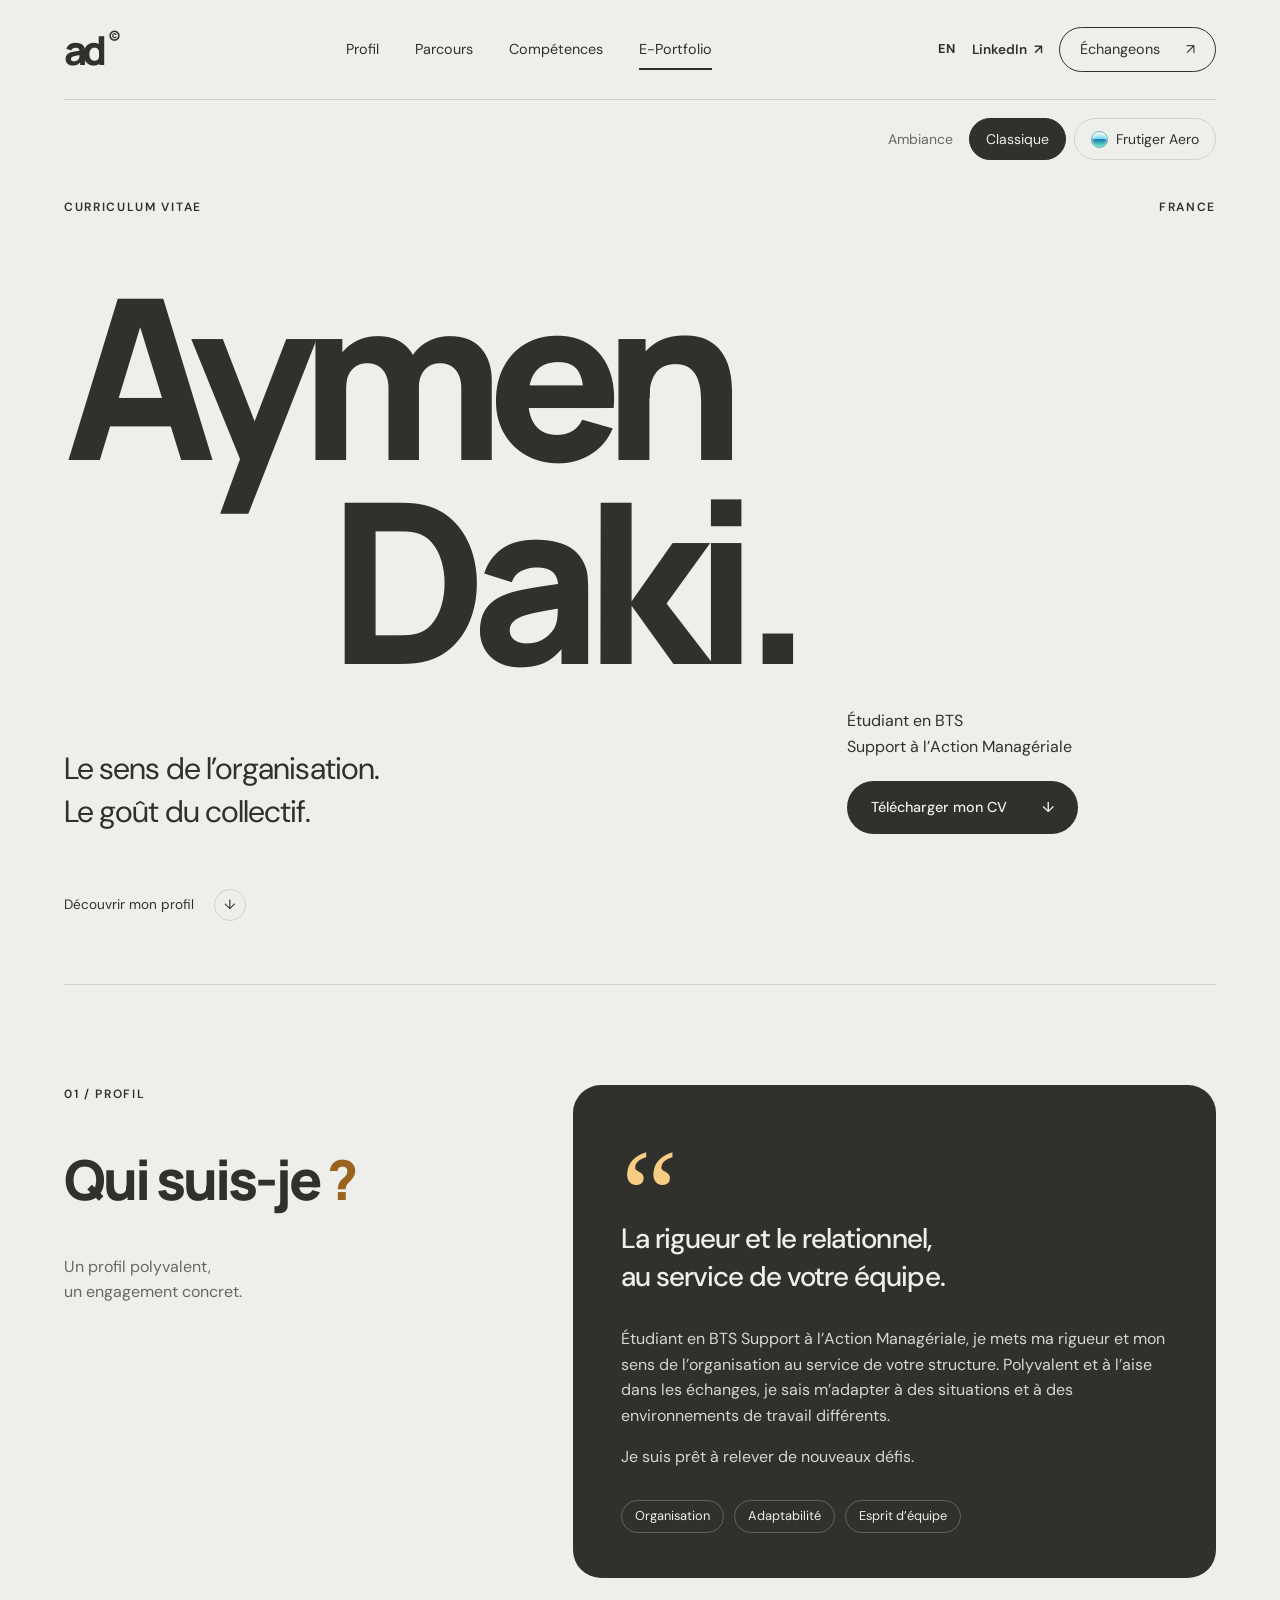
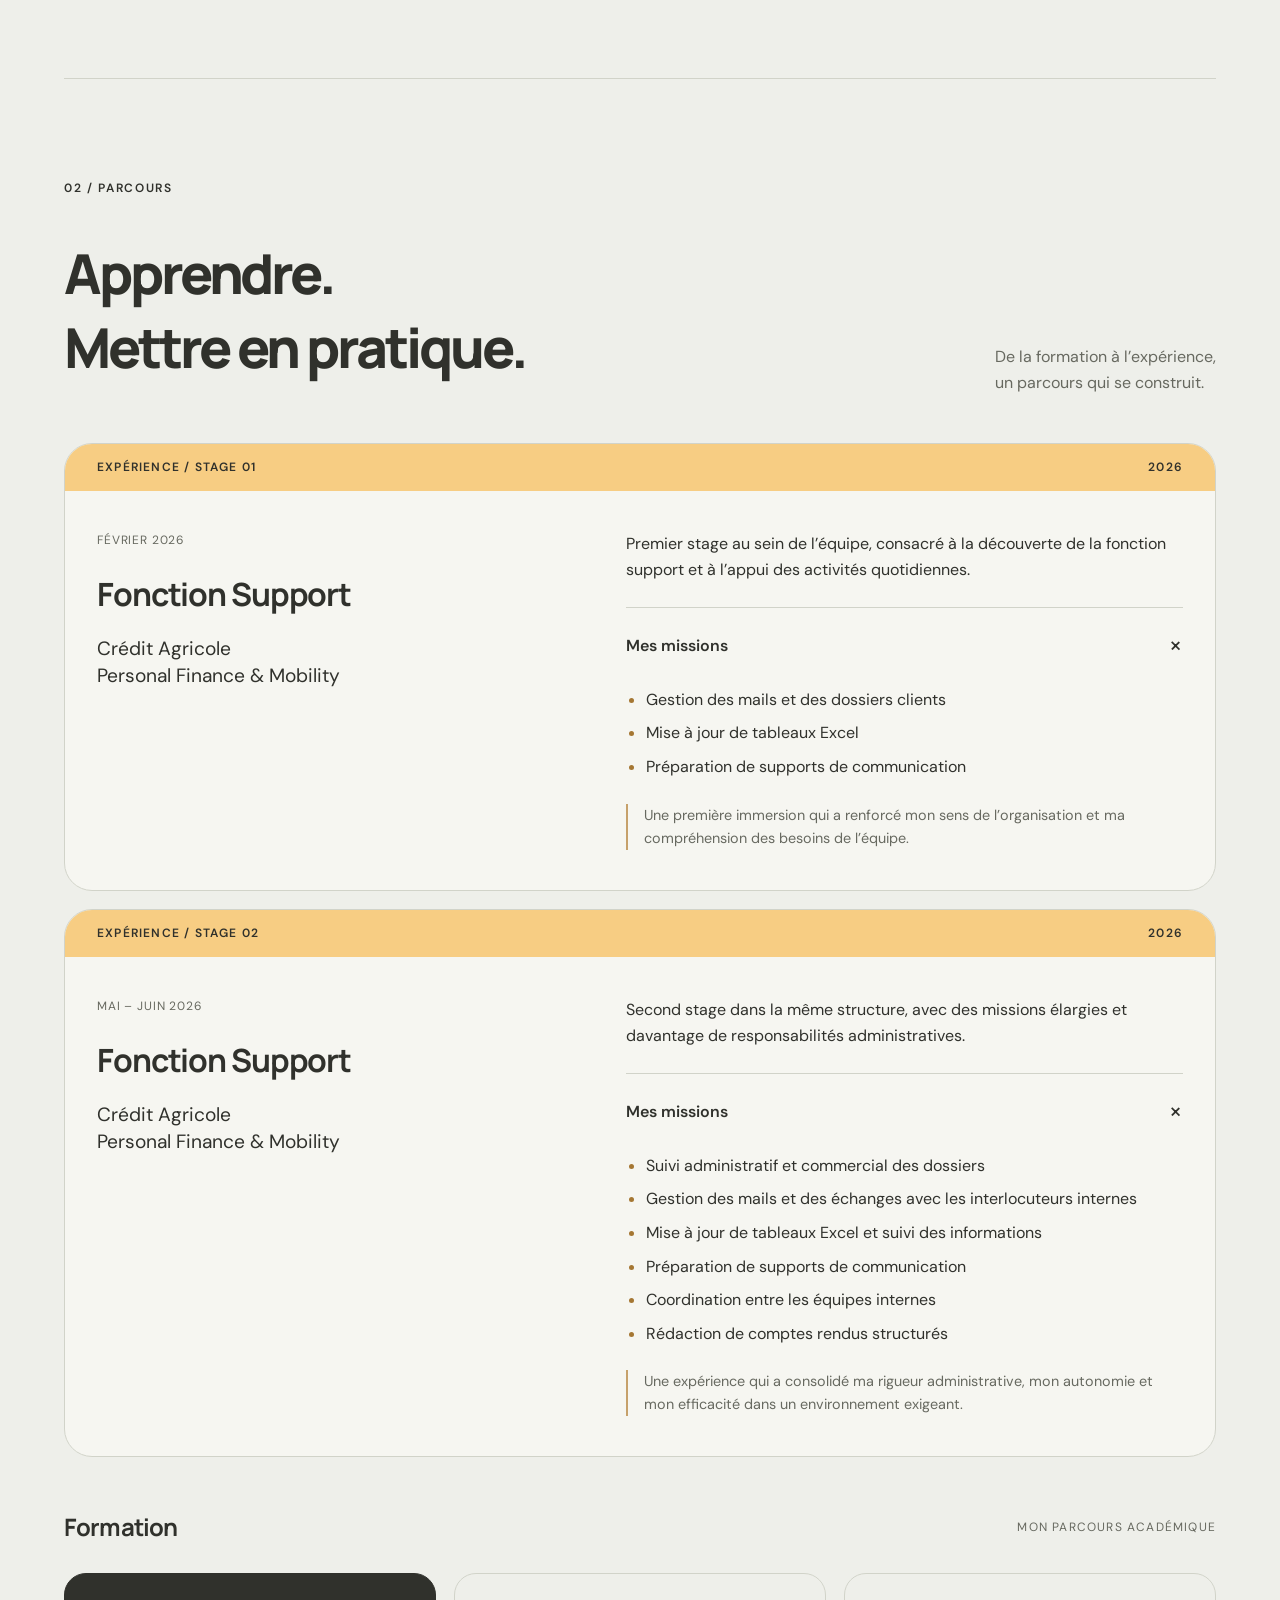
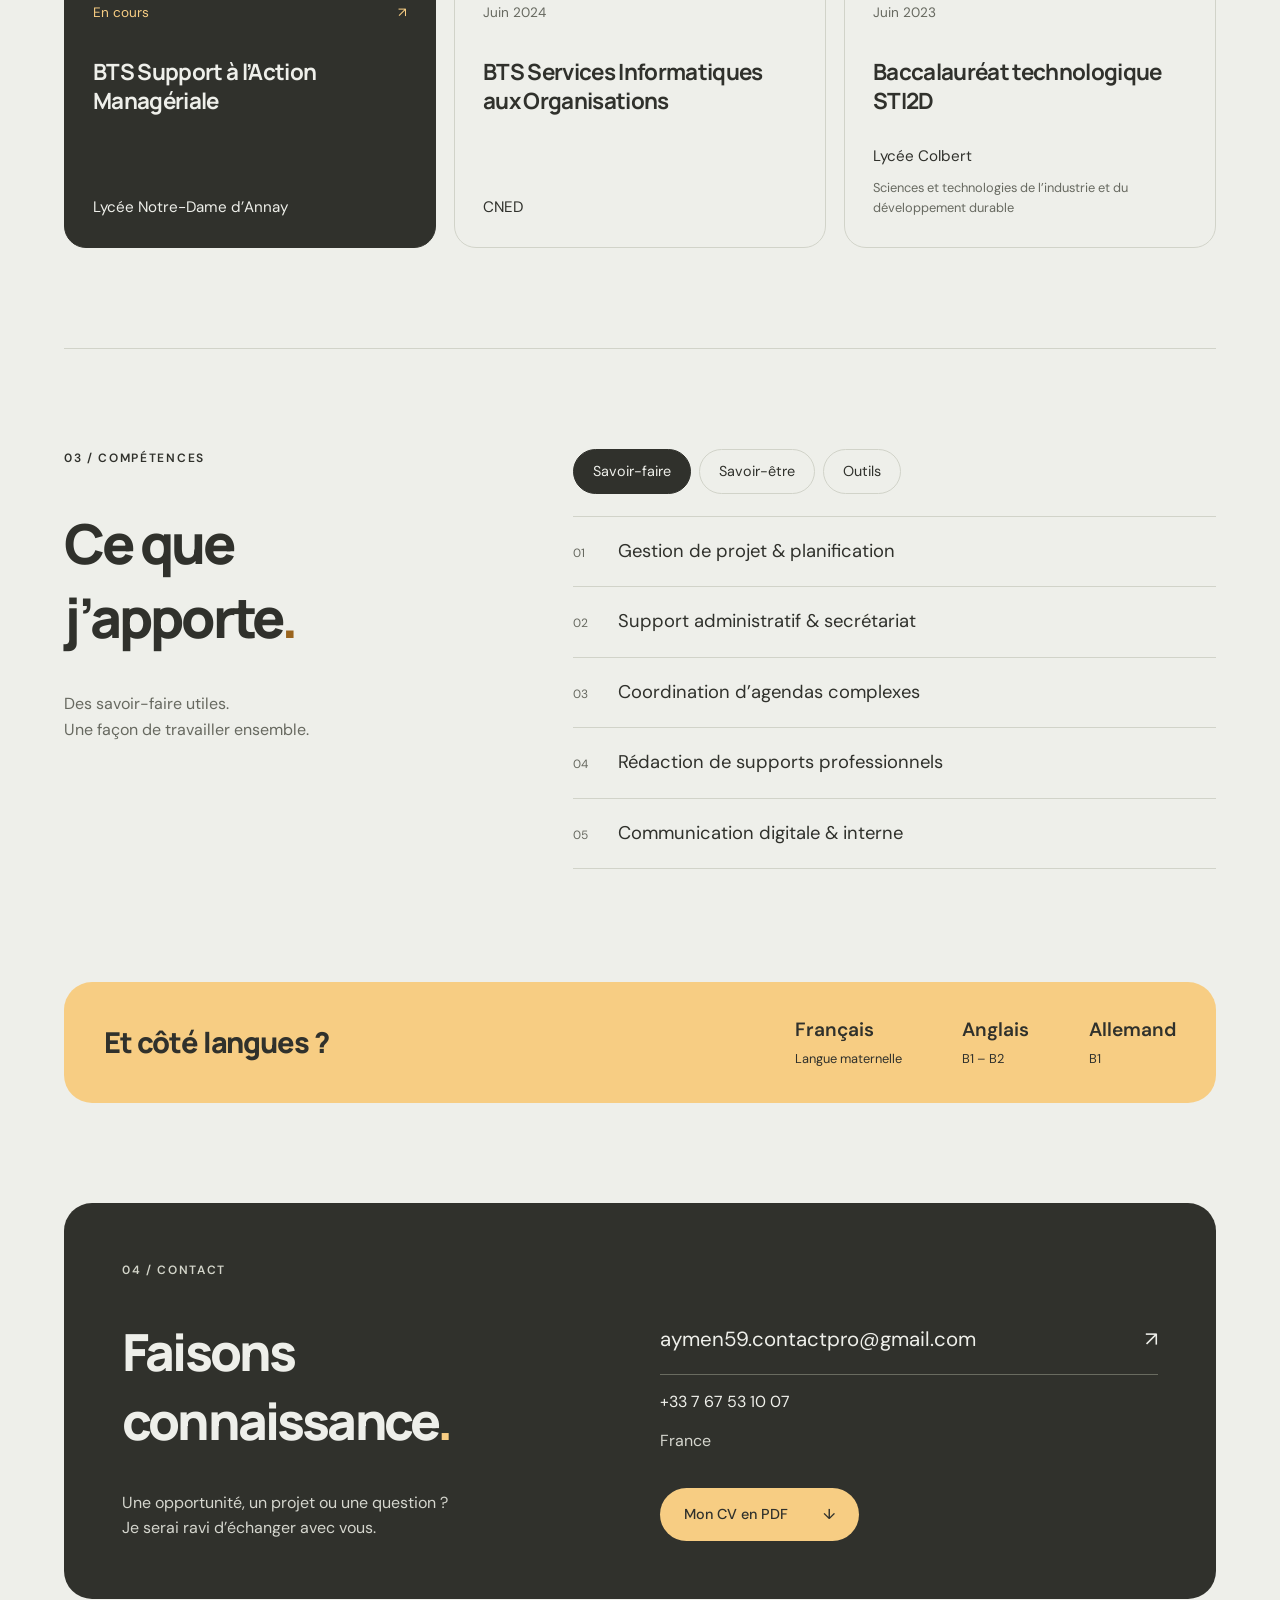
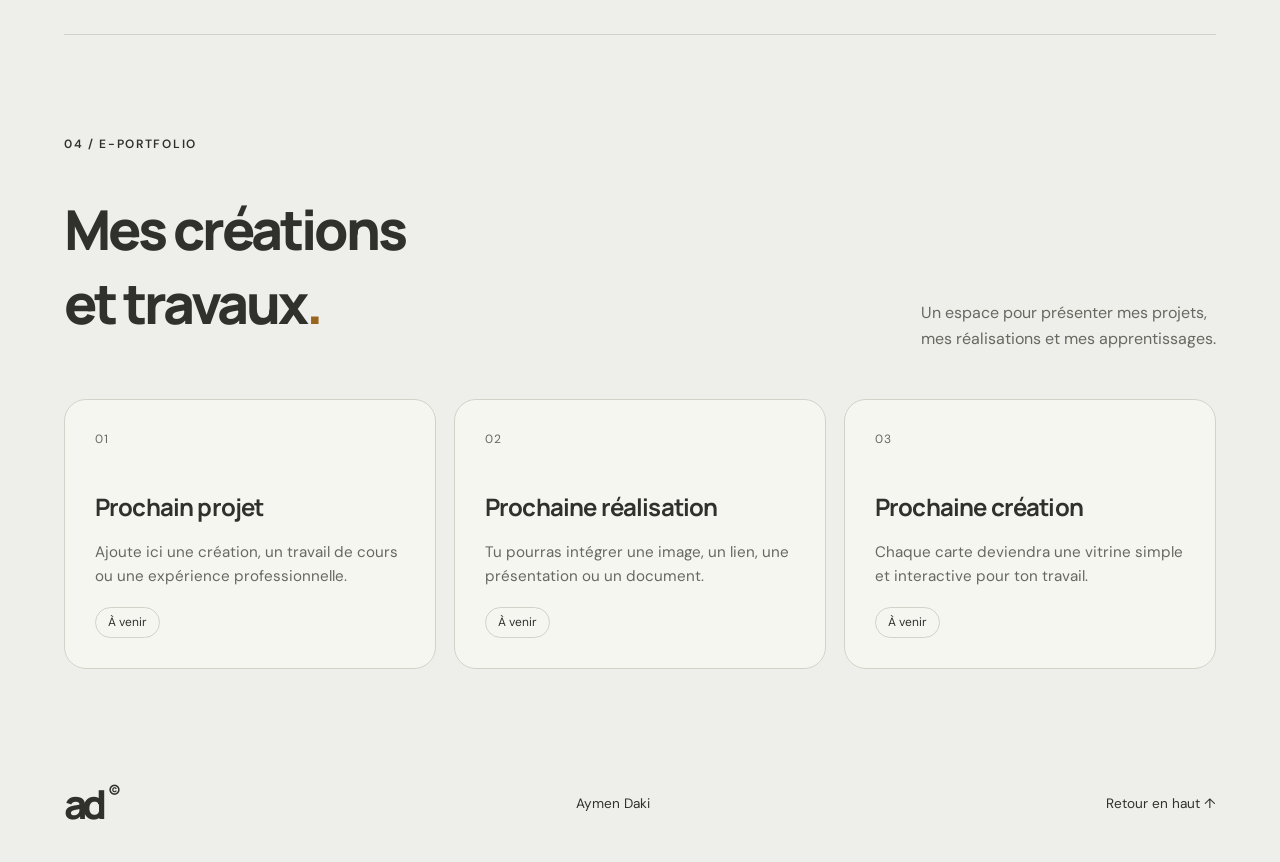
<file: index.html>
<!doctype html>
<html lang="fr">
<head>
  <meta charset="utf-8">
  <meta name="viewport" content="width=device-width,initial-scale=1">
  <meta name="theme-color" content="#30312c">
  <link rel="icon" href="/favicon.svg?v=8" type="image/svg+xml" sizes="any">
  <link rel="shortcut icon" href="/favicon.svg?v=8" type="image/svg+xml">
  <meta name="description" content="Découvrez le parcours d’Aymen Daki, étudiant en BTS Support à l’Action Managériale en France : expérience, formation et compétences.">
  <title>Aymen Daki — Parcours & compétences</title>
  <link rel="stylesheet" href="style.css">
  <link rel="stylesheet" href="interactions.css">
  <link rel="stylesheet" href="themes.css">
  <script src="theme.js"></script>
  <script src="script.js" defer></script>
</head>
<body>
  <a class="skip" href="#profil">Aller au contenu</a>
  <header class="header">
    <a href="#accueil" class="wordmark" aria-label="Aymen Daki, accueil">ad<span>©</span></a>
    <nav aria-label="Navigation principale">
      <a href="#profil">Profil</a><a href="#parcours">Parcours</a><a href="#competences">Compétences</a><a href="#portfolio">E-Portfolio</a>
    </nav>
    <div class="header-actions"><a class="language-link" href="en/" lang="en" hreflang="en" aria-label="View the English version">EN</a><a class="linkedin-link" href="https://www.linkedin.com/in/aymen-daki-5044a9340/" target="_blank" rel="noopener noreferrer">LinkedIn <span aria-hidden="true">↗</span></a><a href="#contact" class="contact-link">Échangeons <span aria-hidden="true">↗</span></a></div>
  </header>
  <div class="theme-toolbar" role="group" aria-label="Thème du site">
    <span>Ambiance</span>
    <button type="button" data-theme-choice="classic" aria-pressed="true">Classique</button>
    <button type="button" data-theme-choice="aero" aria-pressed="false"><span class="aero-swatch" aria-hidden="true"></span> Frutiger Aero</button>
  </div>
  <main id="accueil">
    <section class="hero" aria-labelledby="hero-title">
      <div class="hero-top"><p>CURRICULUM VITAE</p><p>FRANCE</p></div>
      <h1 id="hero-title">Aymen<span>Daki<span class="name-period">.</span></span></h1>
      <div class="hero-bottom"><p>Le sens de l’organisation.<br>Le goût du collectif.</p><div><p class="study-label">Étudiant en BTS<br>Support à l’Action Managériale</p><a href="aymen-daki-cv.pdf" download="Aymen-Daki-CV.pdf" class="button dark">Télécharger mon CV <span aria-hidden="true">↓</span></a></div></div>
      <a href="#profil" class="scroll-link">Découvrir mon profil <span aria-hidden="true">↓</span></a>
    </section>
    <section id="profil" class="profile section" aria-labelledby="profile-title">
      <div class="section-intro"><span class="eyebrow">01 / PROFIL</span><h2 id="profile-title">Qui suis-je<span class="accent"> ?</span></h2><p>Un profil polyvalent,<br>un engagement concret.</p></div>
      <div class="quote-card"><span class="quote-mark" aria-hidden="true">“</span><p class="quote-lead">La rigueur et le relationnel,<br>au service de votre équipe.</p><p>Étudiant en BTS Support à l’Action Managériale, je mets ma rigueur et mon sens de l’organisation au service de votre structure. Polyvalent et à l’aise dans les échanges, je sais m’adapter à des situations et à des environnements de travail différents.</p><p>Je suis prêt à relever de nouveaux défis.</p><div class="quote-tags"><span>Organisation</span><span>Adaptabilité</span><span>Esprit d’équipe</span></div></div>
    </section>
    <section id="parcours" class="section journey" aria-labelledby="journey-title">
      <div class="section-heading"><div><span class="eyebrow">02 / PARCOURS</span><h2 id="journey-title">Apprendre.<br>Mettre en pratique.</h2></div><p>De la formation à l’expérience,<br>un parcours qui se construit.</p></div>
      <div class="experience-card"><div class="experience-label"><span>EXPÉRIENCE / STAGE 01</span><span>2026</span></div><div class="experience-main"><div><p class="meta">FÉVRIER 2026</p><h3>Fonction Support</h3><p class="company">Crédit Agricole<br>Personal Finance & Mobility</p></div><div><p>Premier stage au sein de l’équipe, consacré à la découverte de la fonction support et à l’appui des activités quotidiennes.</p><details open><summary>Mes missions <span aria-hidden="true" class="plus">+</span></summary><ul><li>Gestion des mails et des dossiers clients</li><li>Mise à jour de tableaux Excel</li><li>Préparation de supports de communication</li></ul><p class="takeaway">Une première immersion qui a renforcé mon sens de l’organisation et ma compréhension des besoins de l’équipe.</p></details></div></div></div>
      <div class="experience-card"><div class="experience-label"><span>EXPÉRIENCE / STAGE 02</span><span>2026</span></div><div class="experience-main"><div><p class="meta">MAI – JUIN 2026</p><h3>Fonction Support</h3><p class="company">Crédit Agricole<br>Personal Finance & Mobility</p></div><div><p>Second stage dans la même structure, avec des missions élargies et davantage de responsabilités administratives.</p><details open><summary>Mes missions <span aria-hidden="true" class="plus">+</span></summary><ul><li>Suivi administratif et commercial des dossiers</li><li>Gestion des mails et des échanges avec les interlocuteurs internes</li><li>Mise à jour de tableaux Excel et suivi des informations</li><li>Préparation de supports de communication</li><li>Coordination entre les équipes internes</li><li>Rédaction de comptes rendus structurés</li></ul><p class="takeaway">Une expérience qui a consolidé ma rigueur administrative, mon autonomie et mon efficacité dans un environnement exigeant.</p></details></div></div></div>
      <div class="education-heading"><h3>Formation</h3><span>MON PARCOURS ACADÉMIQUE</span></div>
      <div class="education-grid">
        <article class="education current"><div class="education-date">En cours <span aria-hidden="true">↗</span></div><h4>BTS Support à l’Action Managériale</h4><p>Lycée Notre-Dame d’Annay</p></article>
        <article class="education"><div class="education-date">Juin 2024</div><h4>BTS Services Informatiques aux Organisations</h4><p>CNED</p></article>
        <article class="education"><div class="education-date">Juin 2023</div><h4>Baccalauréat technologique STI2D</h4><p>Lycée Colbert</p><p class="education-detail">Sciences et technologies de l’industrie et du développement durable</p></article>
      </div>
    </section>
    <section id="competences" class="section skills-section" aria-labelledby="skills-title"><div class="section-intro"><span class="eyebrow">03 / COMPÉTENCES</span><h2 id="skills-title">Ce que<br>j’apporte<span class="accent">.</span></h2><p>Des savoir-faire utiles.<br>Une façon de travailler ensemble.</p></div><div class="skills-content"><div class="tabs" role="tablist" aria-label="Catégories de compétences"><button id="tab-expertise" role="tab" aria-selected="true" aria-controls="expertise" tabindex="0">Savoir-faire</button><button id="tab-qualities" role="tab" aria-selected="false" aria-controls="qualities" tabindex="-1">Savoir-être</button><button id="tab-tools" role="tab" aria-selected="false" aria-controls="tools" tabindex="-1">Outils</button></div><div id="expertise" class="skill-panel" role="tabpanel" aria-labelledby="tab-expertise" tabindex="0"><ul class="skill-list"><li><span>01</span>Gestion de projet & planification</li><li><span>02</span>Support administratif & secrétariat</li><li><span>03</span>Coordination d’agendas complexes</li><li><span>04</span>Rédaction de supports professionnels</li><li><span>05</span>Communication digitale & interne</li></ul></div><div id="qualities" class="skill-panel" role="tabpanel" aria-labelledby="tab-qualities" tabindex="0" hidden><ul class="skill-list"><li><span>01</span>Rigueur & organisation</li><li><span>02</span>Aisance relationnelle & diplomatie</li><li><span>03</span>Capacité d’adaptation</li><li><span>04</span>Esprit d’initiative & leadership</li><li><span>05</span>Sens de la confidentialité</li><li><span>06</span>Gestion des priorités</li><li><span>07</span>Autonomie & travail d’équipe</li></ul></div><div id="tools" class="skill-panel" role="tabpanel" aria-labelledby="tab-tools" tabindex="0" hidden><ul class="skill-list"><li><span>01</span>Excel</li><li><span>02</span>Word</li><li><span>03</span>PowerPoint</li><li><span>04</span>Microsoft Teams</li><li><span>05</span>SharePoint</li></ul></div></div></section>
    <section class="languages" aria-labelledby="languages-title"><h2 id="languages-title">Et côté langues<span> ?</span></h2><div><p>Français<span>Langue maternelle</span></p><p>Anglais<span>B1 – B2</span></p><p>Allemand<span>B1</span></p></div></section>
    <section id="contact" class="section contact" aria-labelledby="contact-title"><div><span class="eyebrow">04 / CONTACT</span><h2 id="contact-title">Faisons<br>connaissance<span>.</span></h2><p>Une opportunité, un projet ou une question ?<br>Je serai ravi d’échanger avec vous.</p></div><div class="contact-details"><a class="email" href="mailto:aymen59.contactpro@gmail.com">aymen59.contactpro@gmail.com <span aria-hidden="true">↗</span></a><a href="tel:+33767531007">+33 7 67 53 10 07</a><p>France</p><a class="button light" href="aymen-daki-cv.pdf" download="Aymen-Daki-CV.pdf">Mon CV en PDF <span aria-hidden="true">↓</span></a></div></section>
    <section id="portfolio" class="section portfolio" aria-labelledby="portfolio-title"><div class="section-heading"><div><span class="eyebrow">04 / E-PORTFOLIO</span><h2 id="portfolio-title">Mes créations<br>et travaux<span class="accent">.</span></h2></div><p>Un espace pour présenter mes projets,<br>mes réalisations et mes apprentissages.</p></div><div class="portfolio-grid"><article class="portfolio-card"><span class="portfolio-number">01</span><h3>Prochain projet</h3><p>Ajoute ici une création, un travail de cours ou une expérience professionnelle.</p><span class="portfolio-status">À venir</span></article><article class="portfolio-card"><span class="portfolio-number">02</span><h3>Prochaine réalisation</h3><p>Tu pourras intégrer une image, un lien, une présentation ou un document.</p><span class="portfolio-status">À venir</span></article><article class="portfolio-card"><span class="portfolio-number">03</span><h3>Prochaine création</h3><p>Chaque carte deviendra une vitrine simple et interactive pour ton travail.</p><span class="portfolio-status">À venir</span></article></div></section>
  </main>
  <footer><a class="wordmark" href="#accueil" aria-label="Retour en haut">ad<span>©</span></a><p>Aymen Daki</p><a href="#accueil">Retour en haut ↑</a></footer>
</body>
</html>
</file>
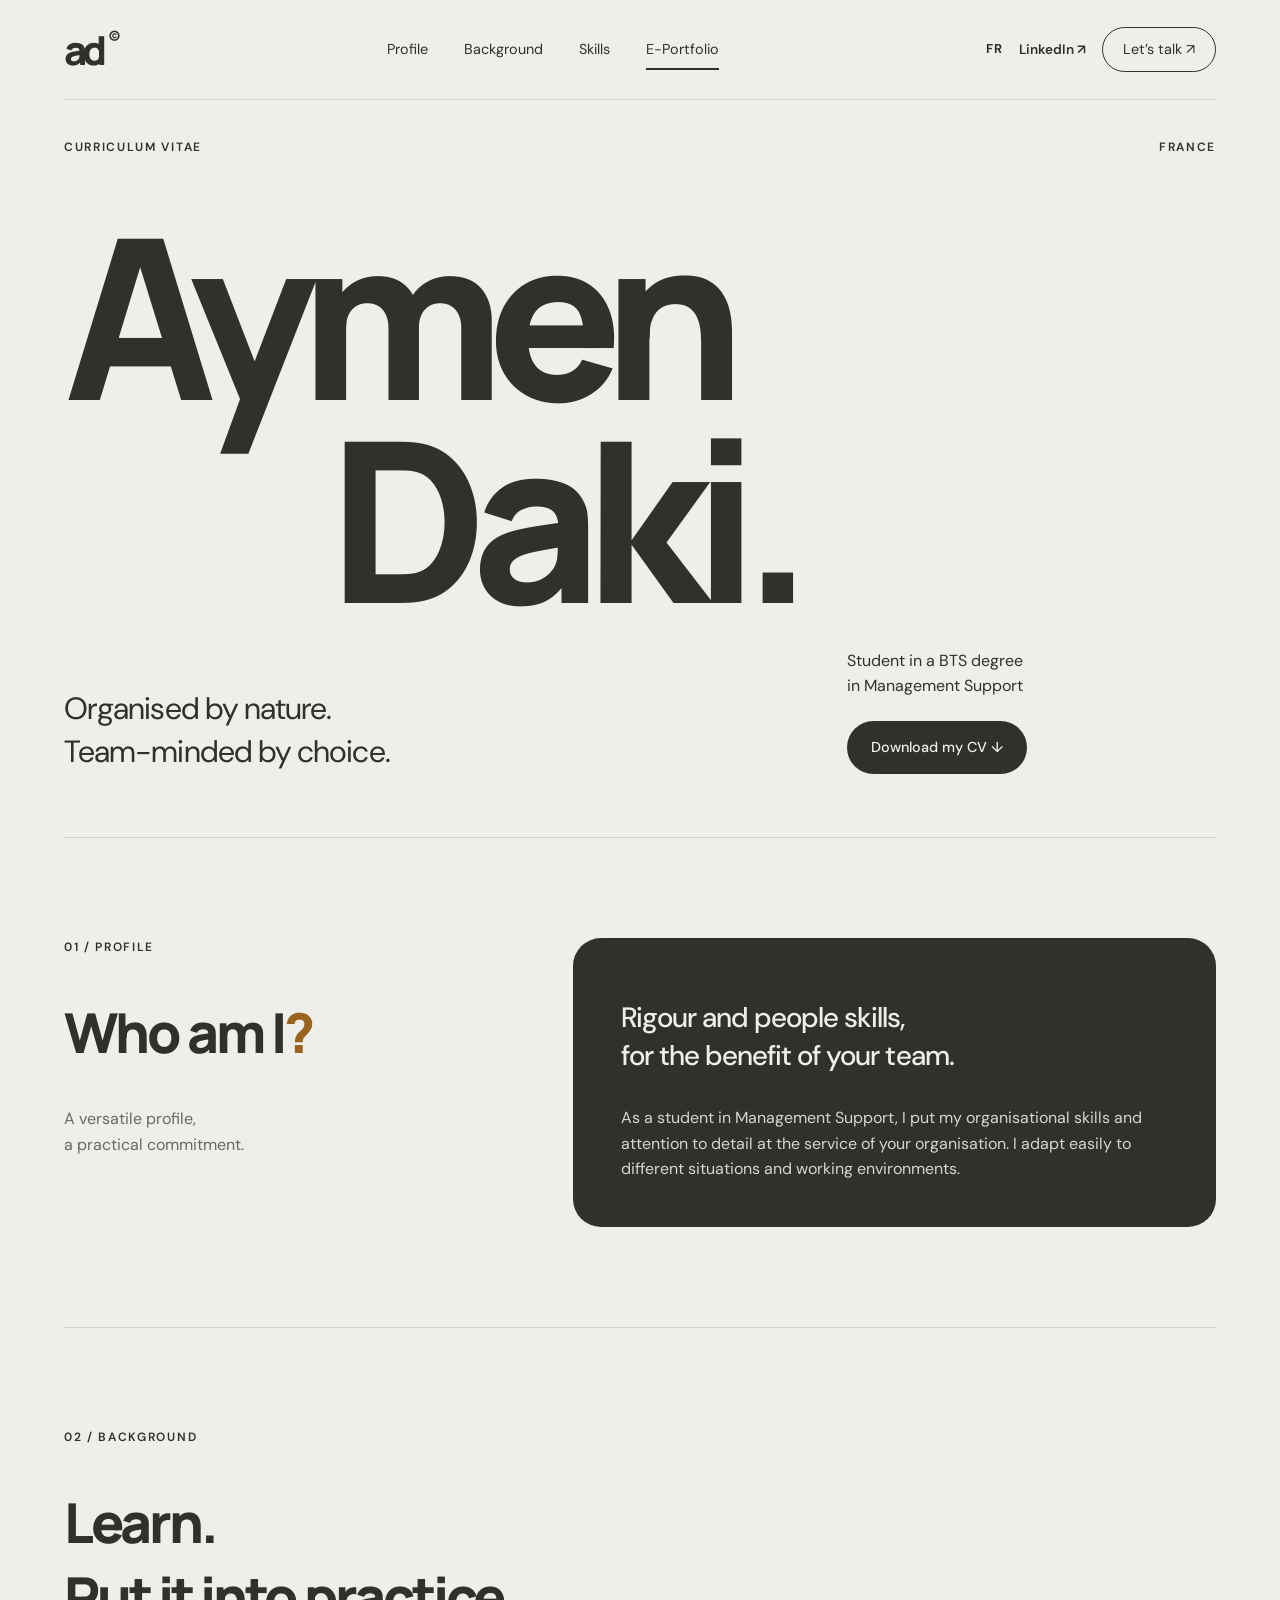
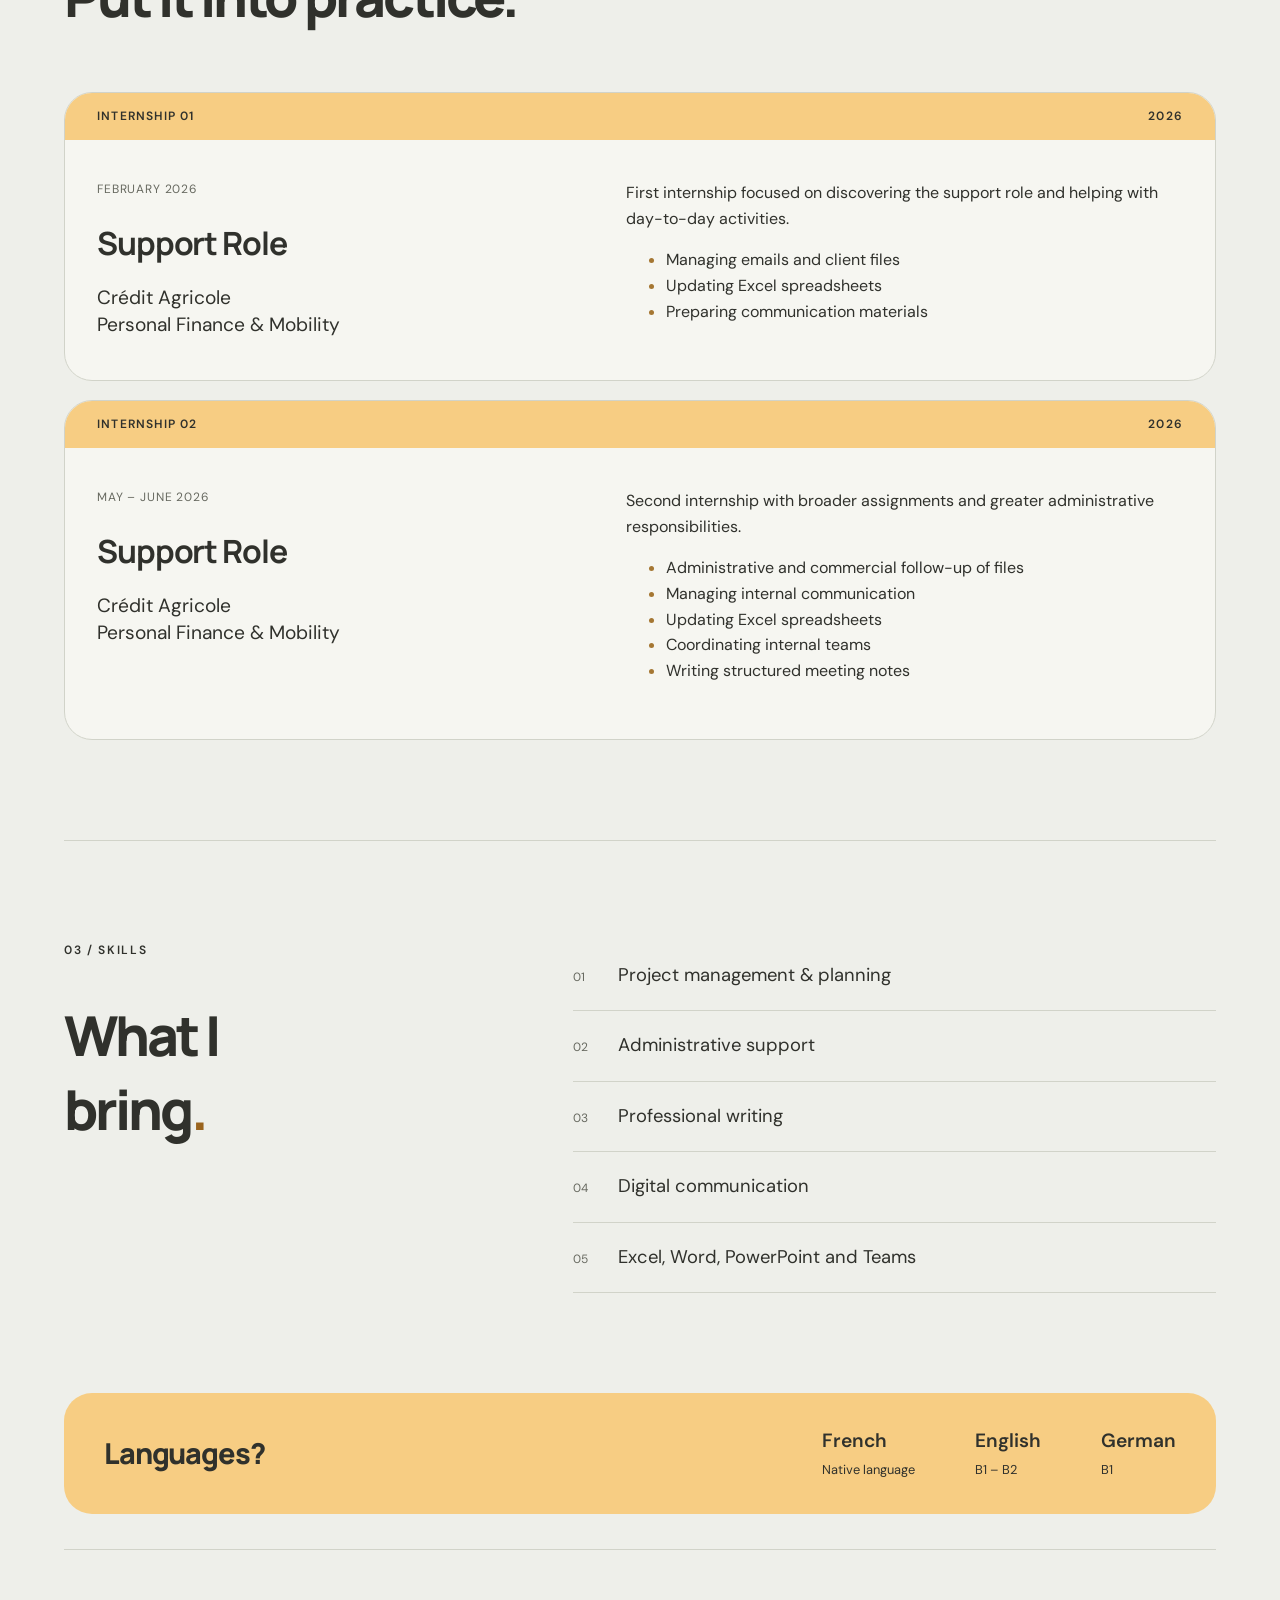
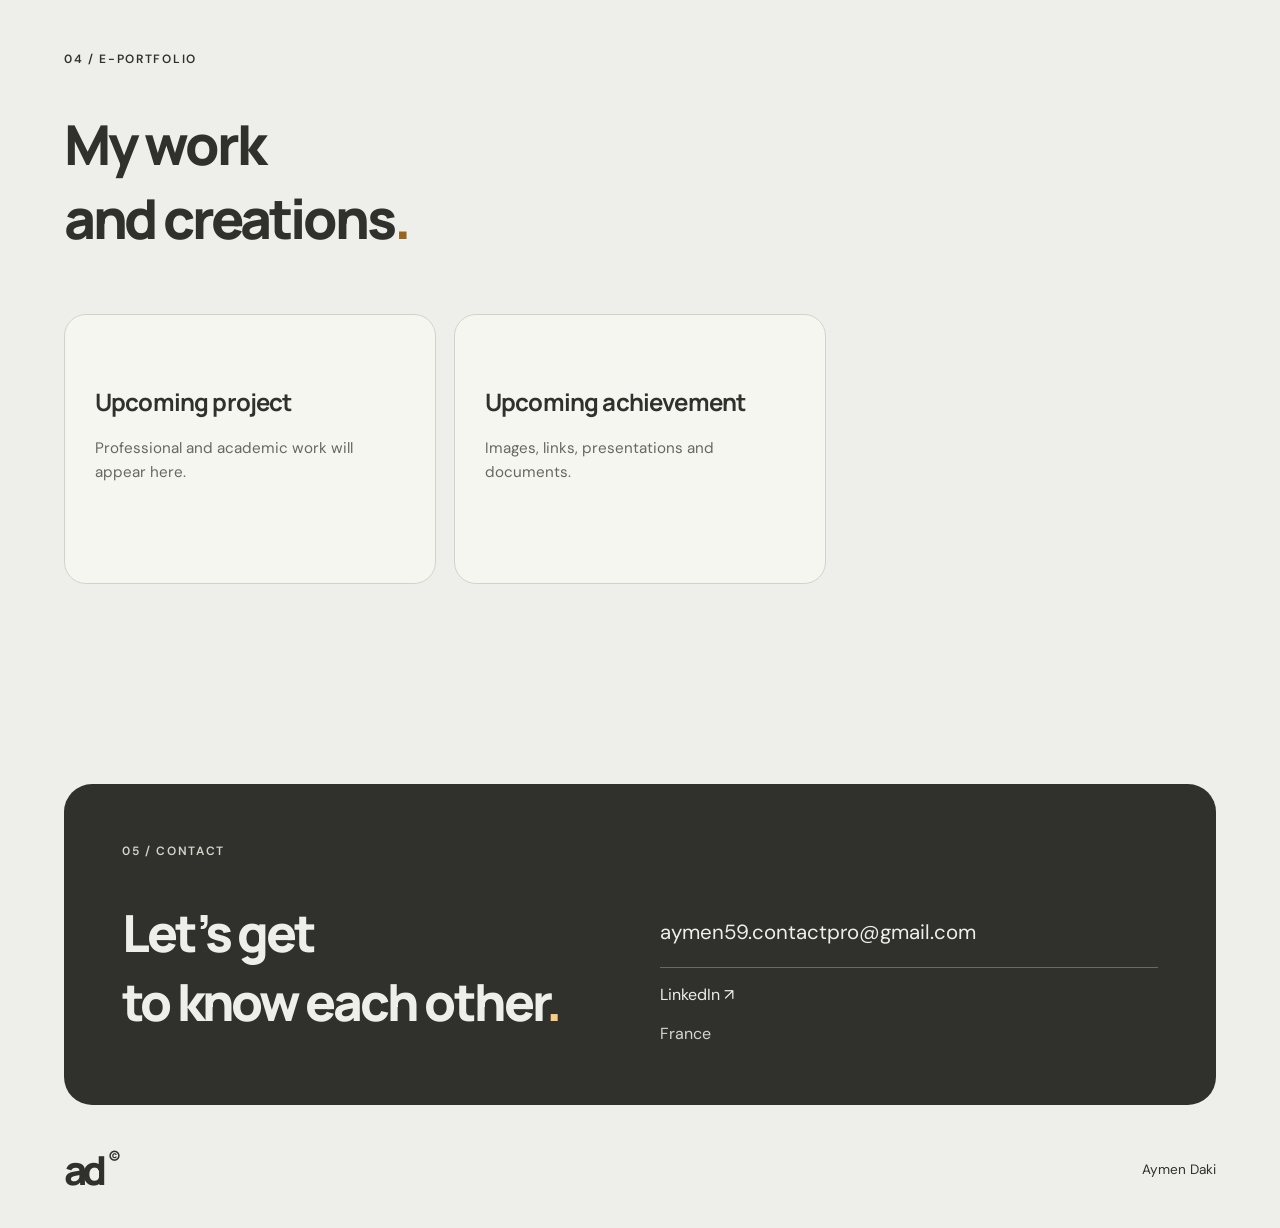
<file: en/index.html>
<!doctype html><html lang="en"><head><meta charset="utf-8"><meta name="viewport" content="width=device-width,initial-scale=1"><title>Aymen Daki — Background & skills</title><link rel="stylesheet" href="../style.css"><link rel="stylesheet" href="../interactions.css"><link rel="stylesheet" href="../themes.css"><script src="../theme.js"></script><script src="../script.js" defer></script></head><body><header class="header"><a class="wordmark" href="#home">ad<span>©</span></a><nav><a href="#profile">Profile</a><a href="#journey">Background</a><a href="#skills">Skills</a><a href="#portfolio">E-Portfolio</a></nav><div class="header-actions"><a class="language-link" href="../">FR</a><a class="linkedin-link" href="https://www.linkedin.com/in/aymen-daki-5044a9340/" target="_blank" rel="noopener noreferrer">LinkedIn ↗</a><a class="contact-link" href="#contact">Let’s talk ↗</a></div></header><main id="home"><section class="hero"><div class="hero-top"><p>CURRICULUM VITAE</p><p>FRANCE</p></div><h1>Aymen<span>Daki<span class="name-period">.</span></span></h1><div class="hero-bottom"><p>Organised by nature.<br>Team-minded by choice.</p><div><p class="study-label">Student in a BTS degree<br>in Management Support</p><a href="../aymen-daki-cv.pdf" class="button dark">Download my CV ↓</a></div></div></section><section id="profile" class="profile section"><div class="section-intro"><span class="eyebrow">01 / PROFILE</span><h2>Who am I<span class="accent">?</span></h2><p>A versatile profile,<br>a practical commitment.</p></div><div class="quote-card"><p class="quote-lead">Rigour and people skills,<br>for the benefit of your team.</p><p>As a student in Management Support, I put my organisational skills and attention to detail at the service of your organisation. I adapt easily to different situations and working environments.</p></div></section><section id="journey" class="section journey"><div class="section-heading"><div><span class="eyebrow">02 / BACKGROUND</span><h2>Learn.<br>Put it into practice.</h2></div></div><div class="experience-card"><div class="experience-label"><span>INTERNSHIP 01</span><span>2026</span></div><div class="experience-main"><div><p class="meta">FEBRUARY 2026</p><h3>Support Role</h3><p class="company">Crédit Agricole<br>Personal Finance & Mobility</p></div><div><p>First internship focused on discovering the support role and helping with day-to-day activities.</p><ul><li>Managing emails and client files</li><li>Updating Excel spreadsheets</li><li>Preparing communication materials</li></ul></div></div></div><div class="experience-card"><div class="experience-label"><span>INTERNSHIP 02</span><span>2026</span></div><div class="experience-main"><div><p class="meta">MAY – JUNE 2026</p><h3>Support Role</h3><p class="company">Crédit Agricole<br>Personal Finance & Mobility</p></div><div><p>Second internship with broader assignments and greater administrative responsibilities.</p><ul><li>Administrative and commercial follow-up of files</li><li>Managing internal communication</li><li>Updating Excel spreadsheets</li><li>Coordinating internal teams</li><li>Writing structured meeting notes</li></ul></div></div></div></section><section id="skills" class="section skills-section"><div class="section-intro"><span class="eyebrow">03 / SKILLS</span><h2>What I<br>bring<span class="accent">.</span></h2></div><div><ul class="skill-list"><li><span>01</span>Project management & planning</li><li><span>02</span>Administrative support</li><li><span>03</span>Professional writing</li><li><span>04</span>Digital communication</li><li><span>05</span>Excel, Word, PowerPoint and Teams</li></ul></div></section><section class="languages"><h2>Languages<span>?</span></h2><div><p>French<span>Native language</span></p><p>English<span>B1 – B2</span></p><p>German<span>B1</span></p></div></section><section id="portfolio" class="section portfolio"><div class="section-heading"><div><span class="eyebrow">04 / E-PORTFOLIO</span><h2>My work<br>and creations<span class="accent">.</span></h2></div></div><div class="portfolio-grid"><article class="portfolio-card"><h3>Upcoming project</h3><p>Professional and academic work will appear here.</p></article><article class="portfolio-card"><h3>Upcoming achievement</h3><p>Images, links, presentations and documents.</p></article></div></section><section id="contact" class="section contact"><div><span class="eyebrow">05 / CONTACT</span><h2>Let’s get<br>to know each other<span>.</span></h2></div><div class="contact-details"><a class="email" href="mailto:aymen59.contactpro@gmail.com">aymen59.contactpro@gmail.com</a><a href="https://www.linkedin.com/in/aymen-daki-5044a9340/" target="_blank" rel="noopener noreferrer">LinkedIn ↗</a><p>France</p></div></section></main><footer><a class="wordmark" href="#home">ad<span>©</span></a><p>Aymen Daki</p></footer></body></html>
</file>
<file: style.css>
@import url('https://fonts.googleapis.com/css2?family=DM+Sans:wght@400;500;600;700&family=Manrope:wght@400;500;600;700;800&display=swap');
:root{--paper:#eeefea;--ink:#30312c;--muted:#676960;--gold:#f7cd83;--line:#d1d3c9;--radius:28px}*{box-sizing:border-box}html{scroll-behavior:smooth;scroll-padding-top:100px}body{margin:0;background:var(--paper);color:var(--ink);font-family:'DM Sans',sans-serif;font-size:16px;line-height:1.6}a{color:inherit;text-decoration:none}button{font:inherit}button,a,summary{-webkit-tap-highlight-color:transparent}a,button,summary{touch-action:manipulation}a:focus-visible,button:focus-visible,summary:focus-visible,[tabindex]:focus-visible{outline:3px solid #a86a06;outline-offset:6px}button{cursor:pointer}p,h1,h2,h3,h4{margin:0}h1,h2,h3,h4,.wordmark{font-family:'Manrope',sans-serif}h2{font-size:clamp(2.3rem,4.3vw,4rem);line-height:1.1;letter-spacing:-.055em;font-weight:800}h3{font-size:2rem;line-height:1.2;letter-spacing:-.035em}.header,main,footer{max-width:1320px;margin:auto}.header{height:100px;display:flex;align-items:center;justify-content:space-between;border-bottom:1px solid var(--line);gap:24px}.wordmark{font-size:2.5rem;letter-spacing:-.12em;font-weight:800;line-height:1}.wordmark span{font-size:.75rem;vertical-align:top;letter-spacing:0;margin-left:7px}.header nav{display:flex;gap:36px;font-size:.9rem}.header nav a{position:relative}.header nav a:after{content:'';display:block;position:absolute;bottom:-9px;width:0;height:2px;background:var(--ink);transition:width .2s}.header nav a:hover:after,.header nav a.active:after{width:100%}.contact-link{border:1px solid var(--ink);border-radius:100px;padding:10px 20px;font-size:.9rem}.contact-link span{margin-left:22px}.contact-link:hover{background:var(--gold)}.hero{position:relative;padding:38px 0 28px}.hero-top{display:flex;justify-content:space-between;font-size:.75rem;letter-spacing:.14em;font-weight:600}.hero h1{font-size:clamp(7rem,17.5vw,15.5rem);line-height:.91;letter-spacing:-.075em;font-weight:800;margin:42px 0 24px}.hero h1>span{display:block;padding-left:23%}.name-period{color:#dca95a}.hero-bottom{display:flex;justify-content:space-between;align-items:end;margin-top:-10px}.hero-bottom>p{font-size:clamp(1.3rem,2.4vw,2.1rem);line-height:1.4;letter-spacing:-.03em}.hero-bottom>div{width:32%;display:flex;flex-direction:column;align-items:start;gap:22px}.study-label{font-size:1rem}.button{display:inline-flex;justify-content:space-between;align-items:center;gap:35px;border-radius:100px;padding:15px 24px;font-size:.9rem;font-weight:500;transition:transform .2s,background .2s}.button:hover{transform:translateY(-3px)}.dark{background:var(--ink);color:var(--paper)}.dark:hover{background:#45473b}.light{background:var(--gold);color:var(--ink)}.scroll-link{display:inline-flex;align-items:center;gap:20px;font-size:.85rem;margin-top:55px}.scroll-link span{border:1px solid var(--line);border-radius:50%;width:32px;height:32px;text-align:center;line-height:30px}.section{padding:100px 0;border-top:1px solid var(--line);margin-top:35px}.eyebrow{display:block;font-size:.75rem;font-weight:600;letter-spacing:.14em;margin-bottom:30px}.profile{display:grid;grid-template-columns:1fr 1.45fr;gap:65px}.section-intro>p{margin-top:26px;color:var(--muted)}.accent{color:#9a641e}.quote-card{background:var(--ink);color:var(--paper);border-radius:var(--radius);padding:45px 48px;position:relative}.quote-mark{font-family:Georgia,serif;color:var(--gold);display:block;font-size:8rem;height:74px;line-height:1}.quote-lead{font-size:1.75rem;line-height:1.3;letter-spacing:-.035em;font-weight:500;margin:12px 0 25px}.quote-card>p:not(.quote-lead){color:#d5d6ce;margin-top:16px}.quote-tags{display:flex;flex-wrap:wrap;gap:10px;margin-top:30px}.quote-tags span{font-size:.8rem;border:1px solid #62645a;padding:5px 13px;border-radius:99px}.section-heading{display:flex;justify-content:space-between;align-items:end;gap:30px;margin-bottom:48px}.section-heading>p{color:var(--muted)}.journey{margin-top:0}.experience-card{border:1px solid var(--line);border-radius:var(--radius);overflow:hidden;background:#f6f6f1}.experience-label{display:flex;justify-content:space-between;background:var(--gold);padding:14px 32px;font-size:.75rem;font-weight:600;letter-spacing:.1em}.experience-main{display:grid;grid-template-columns:1fr 1.2fr;gap:65px;padding:40px 32px}.meta{font-size:.75rem;color:var(--muted);letter-spacing:.07em;margin-bottom:18px}.company{font-size:1.2rem;line-height:1.4;margin-top:14px}.experience-main details{margin-top:25px;border-top:1px solid var(--line)}summary{cursor:pointer;list-style:none;display:flex;justify-content:space-between;align-items:center;padding:18px 0;font-weight:600}summary::-webkit-details-marker{display:none}.plus{font-size:1.5rem;font-weight:400;transition:transform .2s}details[open] .plus{transform:rotate(45deg)}details ul{padding-left:20px;margin:0 0 20px}details li{padding:4px 0}li::marker{color:#a57733}.takeaway{font-size:.9rem;color:var(--muted);border-left:2px solid #c6a16b;padding-left:16px}.education-heading{display:flex;justify-content:space-between;align-items:center;margin:50px 0 25px}.education-heading h3{font-size:1.5rem}.education-heading>span{font-size:.75rem;color:var(--muted);letter-spacing:.1em}.education-grid{display:grid;grid-template-columns:repeat(3,1fr);gap:18px}.education{border:1px solid var(--line);border-radius:22px;padding:28px;display:flex;flex-direction:column;align-items:start}.education.current{background:var(--ink);color:var(--paper);border-color:var(--ink)}.education-date{font-size:.85rem;display:flex;justify-content:space-between;width:100%;margin-bottom:30px;color:var(--muted)}.current .education-date{color:var(--gold)}.education h4{font-size:1.4rem;line-height:1.3;letter-spacing:-.03em;margin-bottom:24px}.education>p{font-size:.95rem;margin-top:auto}.education>p.education-detail{font-size:.8rem;margin-top:10px;color:var(--muted)}.skills-section{display:grid;grid-template-columns:1fr 1.45fr;gap:65px;margin-top:0}.tabs{display:flex;gap:8px;flex-wrap:wrap;border-bottom:1px solid var(--line);padding-bottom:22px}.tabs button{border:1px solid var(--line);border-radius:100px;padding:10px 19px;background:transparent;color:var(--ink);font-size:.9rem}.tabs button[aria-selected=true]{background:var(--ink);border-color:var(--ink);color:var(--paper)}.tabs button:hover:not([aria-selected=true]){background:var(--gold)}.skill-list{list-style:none;margin:0;padding:0}.skill-list li{display:flex;gap:25px;align-items:baseline;padding:20px 0;border-bottom:1px solid var(--line);font-size:1.15rem}.skill-list li>span{font-size:.75rem;color:var(--muted);min-width:20px}.skill-panel{min-height:365px}.languages{background:var(--gold);border-radius:var(--radius);padding:35px 40px;display:flex;justify-content:space-between;gap:40px;align-items:center}.languages h2{font-size:1.8rem;letter-spacing:-.04em}.languages>div{display:flex;gap:60px}.languages p{font-size:1.2rem;font-weight:600;line-height:1.4}.languages p span{display:block;font-size:.8rem;font-weight:400;margin-top:6px}.contact{background:var(--ink);color:var(--paper);border:0;border-radius:var(--radius);margin:100px 0 30px;padding:58px;display:grid;grid-template-columns:1fr 1fr;gap:40px;align-items:end}.contact .eyebrow{color:#d2d4c9}.contact h2 span{color:var(--gold)}.contact h2{font-size:clamp(2rem,4vw,3.6rem)}.contact>div>p{margin-top:24px;color:#d5d6ce}.contact-details{display:flex;align-items:start;flex-direction:column;gap:14px;min-width:0}.contact-details .email{display:flex;gap:15px;align-items:center;justify-content:space-between;width:100%;border-bottom:1px solid #696b60;padding-bottom:18px;font-size:clamp(.9rem,1.6vw,1.3rem);overflow-wrap:anywhere}.contact-details>a:not(.button):hover{color:var(--gold)}.contact-details>p{margin:0!important}.contact-details .button{margin-top:20px}footer{padding:15px 0 38px;display:flex;justify-content:space-between;align-items:center}footer p,footer>a:last-child{font-size:.85rem}.skip{position:fixed;left:20px;top:-100px;z-index:10;background:var(--gold);padding:10px 20px}.skip:focus{top:10px}[hidden]{display:none!important}@media(min-width:1500px){.hero h1{font-size:17rem}}@media(max-width:1420px){.header,main,footer{margin-left:5%;margin-right:5%}}@media(max-width:900px){.hero h1{font-size:19vw}.profile,.skills-section{gap:30px;grid-template-columns:.8fr 1.2fr}.quote-card{padding:30px}.quote-lead{font-size:1.5rem}.experience-main{gap:30px}.education{padding:22px}.education h4{font-size:1.15rem}.languages{align-items:start;flex-direction:column;gap:25px}.languages>div{justify-content:space-between;width:100%;gap:20px}.contact{padding:35px;grid-template-columns:1fr;gap:40px}.contact-details .email{font-size:1.2rem}.section{padding-top:70px;padding-bottom:70px}.contact{padding:35px}}@media(max-width:600px){html{scroll-padding-top:25px}.header{height:auto;padding:22px 0;gap:15px;flex-wrap:wrap}.header nav{order:3;width:100%;justify-content:space-between;gap:12px;margin-top:12px;font-size:.85rem}.wordmark{font-size:2rem}.contact-link{font-size:.8rem;padding:8px 14px}.hero{padding-top:25px}.hero-top{font-size:.65rem;letter-spacing:.07em}.hero h1{font-size:23vw;line-height:.98;margin-top:35px}.hero h1>span{padding-left:18%}.hero-bottom{align-items:start;flex-direction:column;gap:28px;margin-top:25px}.hero-bottom>p{font-size:1.45rem}.hero-bottom>div{width:100%;gap:20px}.study-label{font-size:.9rem}.scroll-link{margin-top:32px}.section{padding:50px 0;margin-top:20px}.profile,.skills-section{grid-template-columns:1fr;gap:32px}.eyebrow{margin-bottom:22px}.section-intro>p{margin-top:18px}.quote-card{padding:28px}.quote-lead{font-size:1.45rem}.quote-tags{gap:8px}.quote-tags span{font-size:.75rem}.section-heading{align-items:start;flex-direction:column;margin-bottom:28px}.experience-label{padding:14px 22px}.experience-main{grid-template-columns:1fr;padding:26px 22px;gap:28px}.experience-main h3{font-size:1.7rem}.education-heading{margin-top:35px}.education-heading>span{display:none}.education-grid{grid-template-columns:1fr}.education{padding:25px}.education-date{margin-bottom:20px}.education h4{font-size:1.35rem;margin-bottom:18px}.skills-section{margin-top:0}.tabs{gap:6px}.tabs button{padding:9px 13px;font-size:.85rem}.skill-list li{font-size:1rem;gap:18px;padding:18px 0}.skill-panel{min-height:0}.languages{padding:28px}.languages>div{flex-direction:column;gap:22px}.languages p{display:flex;justify-content:space-between;align-items:center;gap:18px;font-size:1.1rem}.languages p span{margin:0;text-align:right}.contact{padding:28px;margin:55px 0 20px}.contact h2{font-size:2.6rem}.contact-details .email{font-size:1rem}.contact-details{gap:12px}footer p{display:none}footer{padding-top:10px;padding-bottom:25px}}@media(prefers-reduced-motion:reduce){html{scroll-behavior:auto}*,*:before,*:after{transition:none!important;animation:none!important}}@media print{body{background:white;color:black}.header,.scroll-link,.tabs,.button,footer,.contact-link{display:none}.header,main,footer{margin:0;max-width:none}.hero h1{font-size:65px}.hero h1>span{display:inline;padding-left:15px}.hero{padding:0}.hero-bottom{margin:15px 0}.hero-bottom>div{width:auto}.section{padding:25px 0;margin-top:15px}.quote-card,.education.current,.contact,.languages{background:#eee;color:black}.quote-card>p:not(.quote-lead),.contact>div>p,.current .education-date{color:black}.quote-mark{display:none}.skill-panel[hidden]{display:block!important}.skill-panel{min-height:0}.contact{padding:25px;margin-top:25px}.education,.experience-card,.quote-card{break-inside:avoid}.skill-list li{padding:5px 0}.languages{margin-top:20px}.eyebrow{margin-bottom:10px}h2{font-size:28px}.quote-tags{display:none}}
</file>
<file: interactions.css>
/* Cursor-driven gold reflections, with a quiet touch/reduced-motion fallback. */
@media (hover: hover) and (pointer: fine) and (prefers-reduced-motion: no-preference) {
  .motion-text {
    translate: var(--text-x, 0px) var(--text-y, 0px);
    transition: translate 220ms ease-out, text-shadow 300ms ease;
  }
  .motion-text:hover {
    text-shadow: 0 0 22px rgb(220 169 90 / 38%);
  }
  @supports (background-clip: text) {
    h1.motion-text, h2.motion-text, h3.motion-text, h4.motion-text, .quote-lead.motion-text {
      --shine-base: var(--ink);
      background-image: linear-gradient(110deg, var(--shine-base) 0%, var(--shine-base) 38%, #b77820 46%, #f7cd83 50%, #b77820 54%, var(--shine-base) 62%, var(--shine-base) 100%);
      background-size: 300% 100%;
      background-position: 100% 0;
      background-clip: text;
      -webkit-background-clip: text;
      color: transparent;
    }
    .quote-card .motion-text, .current .motion-text, .contact .motion-text { --shine-base: var(--paper); }
    h1.motion-text:hover, h2.motion-text:hover, h3.motion-text:hover, h4.motion-text:hover, .quote-lead.motion-text:hover {
      animation: text-glint 1.1s ease-in-out both;
    }
  }
  .motion-card {
    position: relative;
    isolation: isolate;
    transform: perspective(1100px) rotateX(var(--tilt-x, 0deg)) rotateY(var(--tilt-y, 0deg)) translateY(var(--lift, 0px));
    transition: transform 300ms ease-out, box-shadow 300ms ease, border-color 300ms ease;
  }
  .motion-card::after {
    content: '';
    position: absolute;
    inset: 0;
    border-radius: inherit;
    z-index: 2;
    pointer-events: none;
    opacity: 0;
    background: radial-gradient(300px circle at var(--glow-x, 50%) var(--glow-y, 50%), rgb(255 224 164 / 22%), transparent 75%);
    box-shadow: inset 0 0 0 1px rgb(247 205 131 / 30%);
    transition: opacity 300ms ease;
  }
  .motion-card:hover {
    --lift: -5px;
    box-shadow: 0 18px 38px -22px rgb(65 48 19 / 45%);
    border-color: #c6a16b;
  }
  .motion-card:hover::after { opacity: 1; }
  .skill-list li, .quote-tags span, .tabs button, .button, .contact-link {
    position: relative;
    overflow: hidden;
    isolation: isolate;
    transition: transform 250ms ease, box-shadow 250ms ease, background 250ms ease, border-color 250ms ease;
  }
  .skill-list li::after, .quote-tags span::after, .tabs button::after, .button::after, .contact-link::after {
    content: '';
    position: absolute;
    inset: 0;
    pointer-events: none;
    background: linear-gradient(110deg, transparent 15%, rgb(247 205 131 / 28%) 50%, transparent 85%);
    transform: translateX(-120%);
  }
  .skill-list li:hover::after, .quote-tags span:hover::after, .tabs button:hover::after, .button:hover::after, .contact-link:hover::after {
    animation: surface-glint 750ms ease-out both;
  }
  .skill-list li:hover { transform: translateX(5px); background: rgb(247 205 131 / 12%); }
  .quote-tags span:hover, .tabs button:hover { transform: translateY(-3px); box-shadow: 0 6px 15px -10px var(--ink); }
  @keyframes text-glint { from { background-position: 100% 0; } to { background-position: 0% 0; } }
  @keyframes surface-glint { to { transform: translateX(120%); } }
}
@media print {
  .motion-text { color: inherit !important; background: none !important; translate: none !important; text-shadow: none !important; }
  .motion-card { transform: none !important; box-shadow: none !important; }
  .motion-card::after { display: none !important; }
}
</file>
<file: themes.css>
/* Aero palette inspired by slightknack/aerocode (CC0); original CV theme retained. */
h1,h2,h3,h4,.quote-lead{line-height:1.2;padding-block:.06em}.languages h2{line-height:1.3;padding-block:.1em}
.experience-card+.experience-card{margin-top:18px}
.header-actions{display:flex;align-items:center;gap:16px}.language-link{font-size:.8rem;font-weight:700;letter-spacing:.08em}.language-link:hover{color:#9a641e}
.linkedin-link{font-size:.85rem;font-weight:600}.linkedin-link span{margin-left:4px}.linkedin-link:hover{color:#9a641e}

/* Preserve the full height of accents and descenders during the hover effect. */
h2,h3,h4,.quote-lead{line-height:1.35;padding-block:.14em .2em;overflow:visible}
@media (hover:hover) and (pointer:fine) and (prefers-reduced-motion:no-preference){
  h1.motion-text,h2.motion-text,h3.motion-text,h4.motion-text,.quote-lead.motion-text{background-image:none!important;background-clip:border-box!important;-webkit-background-clip:border-box!important;color:inherit!important;-webkit-text-fill-color:currentColor;overflow:visible}
  h1.motion-text{--shine-base:var(--ink);background-image:linear-gradient(110deg,var(--shine-base) 0%,var(--shine-base) 38%,#b77820 46%,#f7cd83 50%,#b77820 54%,var(--shine-base) 62%,var(--shine-base) 100%)!important;background-size:300% 100%!important;background-position:100% 0;background-clip:text!important;-webkit-background-clip:text!important;color:transparent!important;-webkit-text-fill-color:transparent}
}
.portfolio{margin-top:35px}.portfolio-grid{display:grid;grid-template-columns:repeat(3,1fr);gap:18px}.portfolio-card{min-height:270px;display:flex;flex-direction:column;align-items:flex-start;padding:30px;border:1px solid var(--line);border-radius:22px;background:#f6f6f1}.portfolio-number{color:var(--muted);font-size:.75rem;letter-spacing:.12em}.portfolio-card h3{font-size:1.5rem;margin:38px 0 12px}.portfolio-card p{color:var(--muted);font-size:.95rem}.portfolio-status{margin-top:auto;border:1px solid var(--line);border-radius:100px;padding:5px 12px;font-size:.75rem}@media(max-width:900px){.portfolio-grid{grid-template-columns:1fr 1fr}}@media(max-width:600px){.portfolio-grid{grid-template-columns:1fr}.portfolio-card{min-height:210px;padding:25px}.portfolio-card h3{margin-top:28px}}
.theme-toolbar{max-width:1320px;margin:18px auto 0;display:flex;justify-content:flex-end;align-items:center;gap:8px;flex-wrap:wrap;font-size:.875rem}
.theme-toolbar>span{margin-right:8px;color:var(--muted)}
.theme-toolbar button{display:inline-flex;align-items:center;gap:8px;padding:9px 16px;min-height:42px;border:1px solid var(--line);border-radius:100px;background:transparent;color:var(--ink)}
.theme-toolbar button[aria-pressed=true]{background:var(--ink);color:var(--paper);border-color:var(--ink)}
.theme-toolbar button:hover{box-shadow:0 2px 12px #30312c20}
.aero-swatch{width:17px;height:17px;border-radius:50%;background:linear-gradient(#fff 0%,#73d8ee 45%,#1b7cad 50%,#68eccb 100%);border:1px solid #6cadc5;box-shadow:inset 0 1px 3px #fff}
html[data-theme=aero]{--paper:#f3fcff;--ink:#172038;--muted:#405b6a;--gold:#a8edea;--line:#9dc4d3;--radius:20px}
html[data-theme=aero]{background:linear-gradient(135deg,#a8edea 0%,#c8eaff 42%,#fed6e3 100%);background-attachment:fixed}
html[data-theme=aero] body{background:transparent;font-family:'Segoe UI','DM Sans',sans-serif}
html[data-theme=aero] .header,html[data-theme=aero] .hero,html[data-theme=aero] .theme-toolbar,html[data-theme=aero] main,html[data-theme=aero] footer{position:relative;z-index:1}
html[data-theme=aero] .header{height:auto;min-height:84px;margin-top:22px;padding:16px 25px;border:1px solid #ffffffdd;border-radius:20px;background:linear-gradient(#ffffffd9,#e1f4ffab 48%,#b4dcecab 49%,#ecfbffd9);box-shadow:0 7px 24px #30557424,inset 0 1px 1px #fff}
html[data-theme=aero] .hero{margin-top:22px;padding:35px 40px;border:1px solid #fff;border-radius:28px;background:linear-gradient(135deg,#ffffffcf,#e1faff80 60%,#b4dcf28c);box-shadow:inset 0 1px 2px #fff,0 18px 55px #3c5e8b26;overflow:hidden}
html[data-theme=aero] .hero h1{font-family:'Segoe UI','Manrope',sans-serif;letter-spacing:-.075em;font-weight:700;color:#174969;text-shadow:0 2px 1px #fff9,0 10px 35px #29adff35}
html[data-theme=aero] .name-period,html[data-theme=aero] .accent{color:#007c83}
html[data-theme=aero] .hero-top{color:#355775}
html[data-theme=aero] .section{border-top-color:#fff9}
html[data-theme=aero] .quote-card,html[data-theme=aero] .education,html[data-theme=aero] .experience-card,html[data-theme=aero] .contact,html[data-theme=aero] .languages{color:var(--ink);border:1px solid #fffffff2;background:linear-gradient(150deg,#ffffffeb,#effaffc7);box-shadow:inset 0 1px 1px #fff,0 8px 26px #3c5e8b25}
html[data-theme=aero] .quote-card{background:linear-gradient(160deg,#ffffffed,#d7f5f9d9 55%,#bde9f1bf)}
html[data-theme=aero] .quote-mark{color:#288bb0;text-shadow:0 2px #fff}
html[data-theme=aero] .quote-card>p:not(.quote-lead),html[data-theme=aero] .contact>div>p,html[data-theme=aero] .contact .eyebrow,html[data-theme=aero] .education-detail{color:#405b6a}
html[data-theme=aero] .quote-tags span{background:linear-gradient(#fff9,#c5ecf0a6);border-color:#8ebecd;color:#234963;box-shadow:inset 0 1px #fff}
html[data-theme=aero] .experience-label{color:#fff;background:linear-gradient(#68c3e5,#399dc9 48%,#167cac 49%,#279ac2);text-shadow:0 1px 2px #174969;border-bottom:1px solid #15608b;box-shadow:inset 0 1px #fff9}
html[data-theme=aero] .education.current{background:linear-gradient(145deg,#f4fff3ed,#d4f2e3e6);border-color:#8cbaaf}
html[data-theme=aero] .current .education-date{color:#246949}
html[data-theme=aero] .education-date{border-bottom:1px solid #9dc4d380;padding-bottom:16px}
html[data-theme=aero] .languages{background:linear-gradient(120deg,#faffffe8,#cceef9e6 65%,#d5f5e5ed)}
html[data-theme=aero] .contact{background:linear-gradient(135deg,#f0fbffeb,#c5e4f5de)}
html[data-theme=aero] .contact h2 span{color:#188499}
html[data-theme=aero] .contact-details .email{border-color:#82b3c8}
html[data-theme=aero] .contact-details>a:not(.button):hover{color:#0071aa}
html[data-theme=aero] .takeaway{border-color:#299bb2}
html[data-theme=aero] li::marker{color:#2389ac}
html[data-theme=aero] .skills-content{border:1px solid #fff;border-radius:20px;background:#ffffffd0;padding:26px;box-shadow:0 8px 26px #3c5e8b20}
html[data-theme=aero] .button,html[data-theme=aero] .contact-link,html[data-theme=aero] .tabs button,html[data-theme=aero] .theme-toolbar button{border-radius:9px;border:1px solid #81a5bc;background:linear-gradient(#fffffff2,#eaf5f9 48%,#cbe3ef 49%,#ecfaff);color:#193e57;box-shadow:inset 0 1px 1px #fff,0 2px 4px #274e6d20;text-shadow:0 1px #fff9}
html[data-theme=aero] .button.dark,html[data-theme=aero] .theme-toolbar button[aria-pressed=true],html[data-theme=aero] .tabs button[aria-selected=true]{color:white;background:linear-gradient(#7ad0ed,#40a2d0 48%,#1474a7 49%,#248fb9);border-color:#246b90;text-shadow:0 1px 2px #124666;box-shadow:inset 0 1px #d7f5ff,0 2px 5px #274e6d35}
html[data-theme=aero] .button:hover,html[data-theme=aero] .contact-link:hover,html[data-theme=aero] .tabs button:hover,html[data-theme=aero] .theme-toolbar button:hover{filter:brightness(1.06);box-shadow:inset 0 1px #fff,0 0 16px #29adff65}
html[data-theme=aero] :focus-visible{outline-color:#005e9e}
@media(hover:hover) and (pointer:fine) and (prefers-reduced-motion:no-preference){
 html[data-theme=aero] h1.motion-text,html[data-theme=aero] h2.motion-text,html[data-theme=aero] h3.motion-text,html[data-theme=aero] h4.motion-text,html[data-theme=aero] .quote-lead.motion-text{--shine-base:#174969;background-image:linear-gradient(110deg,#174969 0%,#174969 38%,#2188b5 46%,#78dced 50%,#2188b5 54%,#174969 62%,#174969 100%);color:transparent}
 html[data-theme=aero] .motion-text:hover{text-shadow:0 0 22px #29adff50}
 html[data-theme=aero] .motion-card::after{background:radial-gradient(320px circle at var(--glow-x,50%) var(--glow-y,50%),#ffffff70,transparent 75%);box-shadow:inset 0 0 0 1px #ffffffb3}
 html[data-theme=aero] .motion-card:hover{border-color:#fff;box-shadow:inset 0 1px #fff,0 18px 36px #30769c30}
 html[data-theme=aero] .skill-list li:hover{background:#29adff15}
 html[data-theme=aero] .skill-list li::after,html[data-theme=aero] .quote-tags span::after,html[data-theme=aero] .tabs button::after,html[data-theme=aero] .button::after,html[data-theme=aero] .contact-link::after{background:linear-gradient(110deg,transparent 15%,#ffffff80 50%,transparent 85%)}
}
@media(max-width:1420px){.theme-toolbar{margin-left:5%;margin-right:5%}}
@media(max-width:600px){.theme-toolbar{justify-content:center;font-size:.8rem;gap:6px}.theme-toolbar button{padding:9px 12px}.theme-toolbar>span{margin-right:2px}html[data-theme=aero] .header{padding:20px;margin-top:14px}html[data-theme=aero] .hero{padding:24px 20px}html[data-theme=aero] .hero h1{font-size:21vw}html[data-theme=aero] .skills-content{padding:20px}html[data-theme=aero] .tabs button{padding:9px 10px;font-size:.8rem}}
@media print{.theme-toolbar{display:none}html[data-theme=aero],html[data-theme=aero] body{background:white}html[data-theme=aero] .hero,html[data-theme=aero] .skills-content{background:white;box-shadow:none;border:none}html[data-theme=aero] h1.motion-text,html[data-theme=aero] h2.motion-text,html[data-theme=aero] h3.motion-text,html[data-theme=aero] h4.motion-text,html[data-theme=aero] .quote-lead.motion-text{color:#172038!important;background:none!important;text-shadow:none!important}}
</file>
